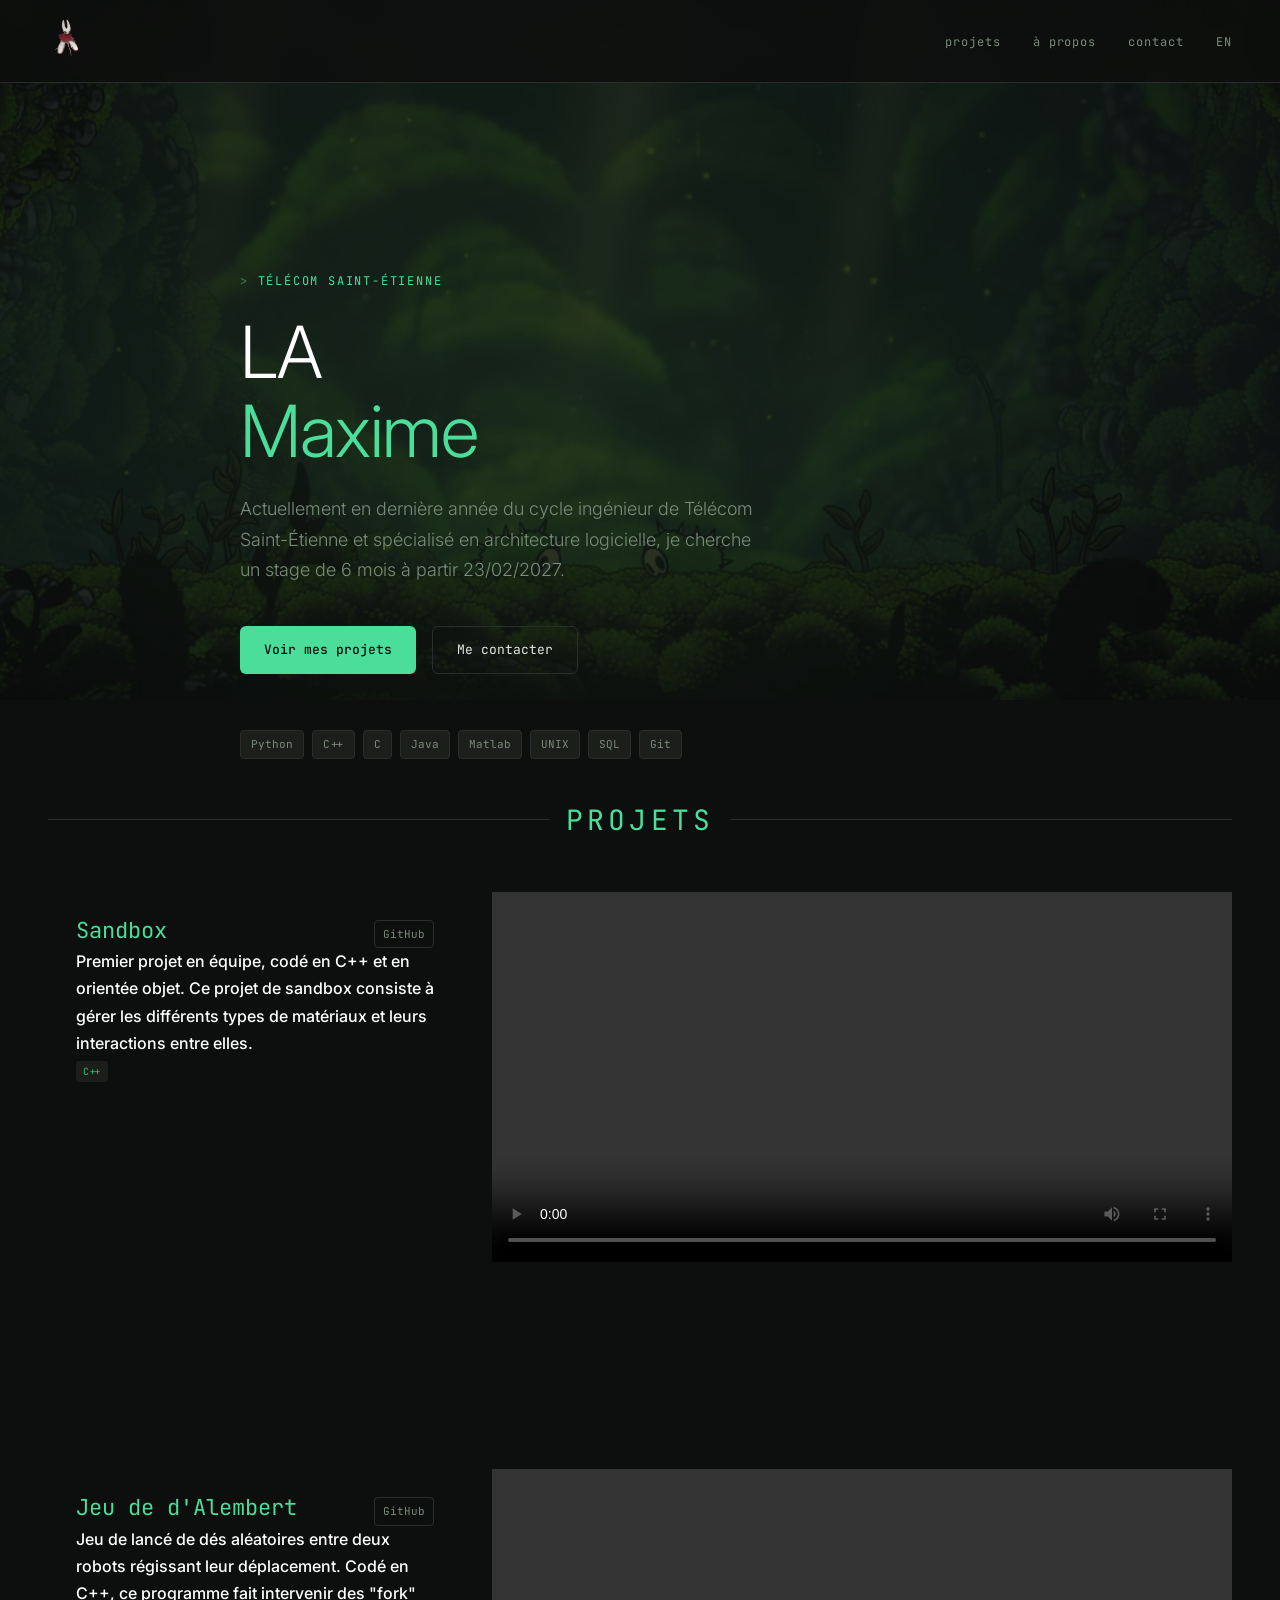
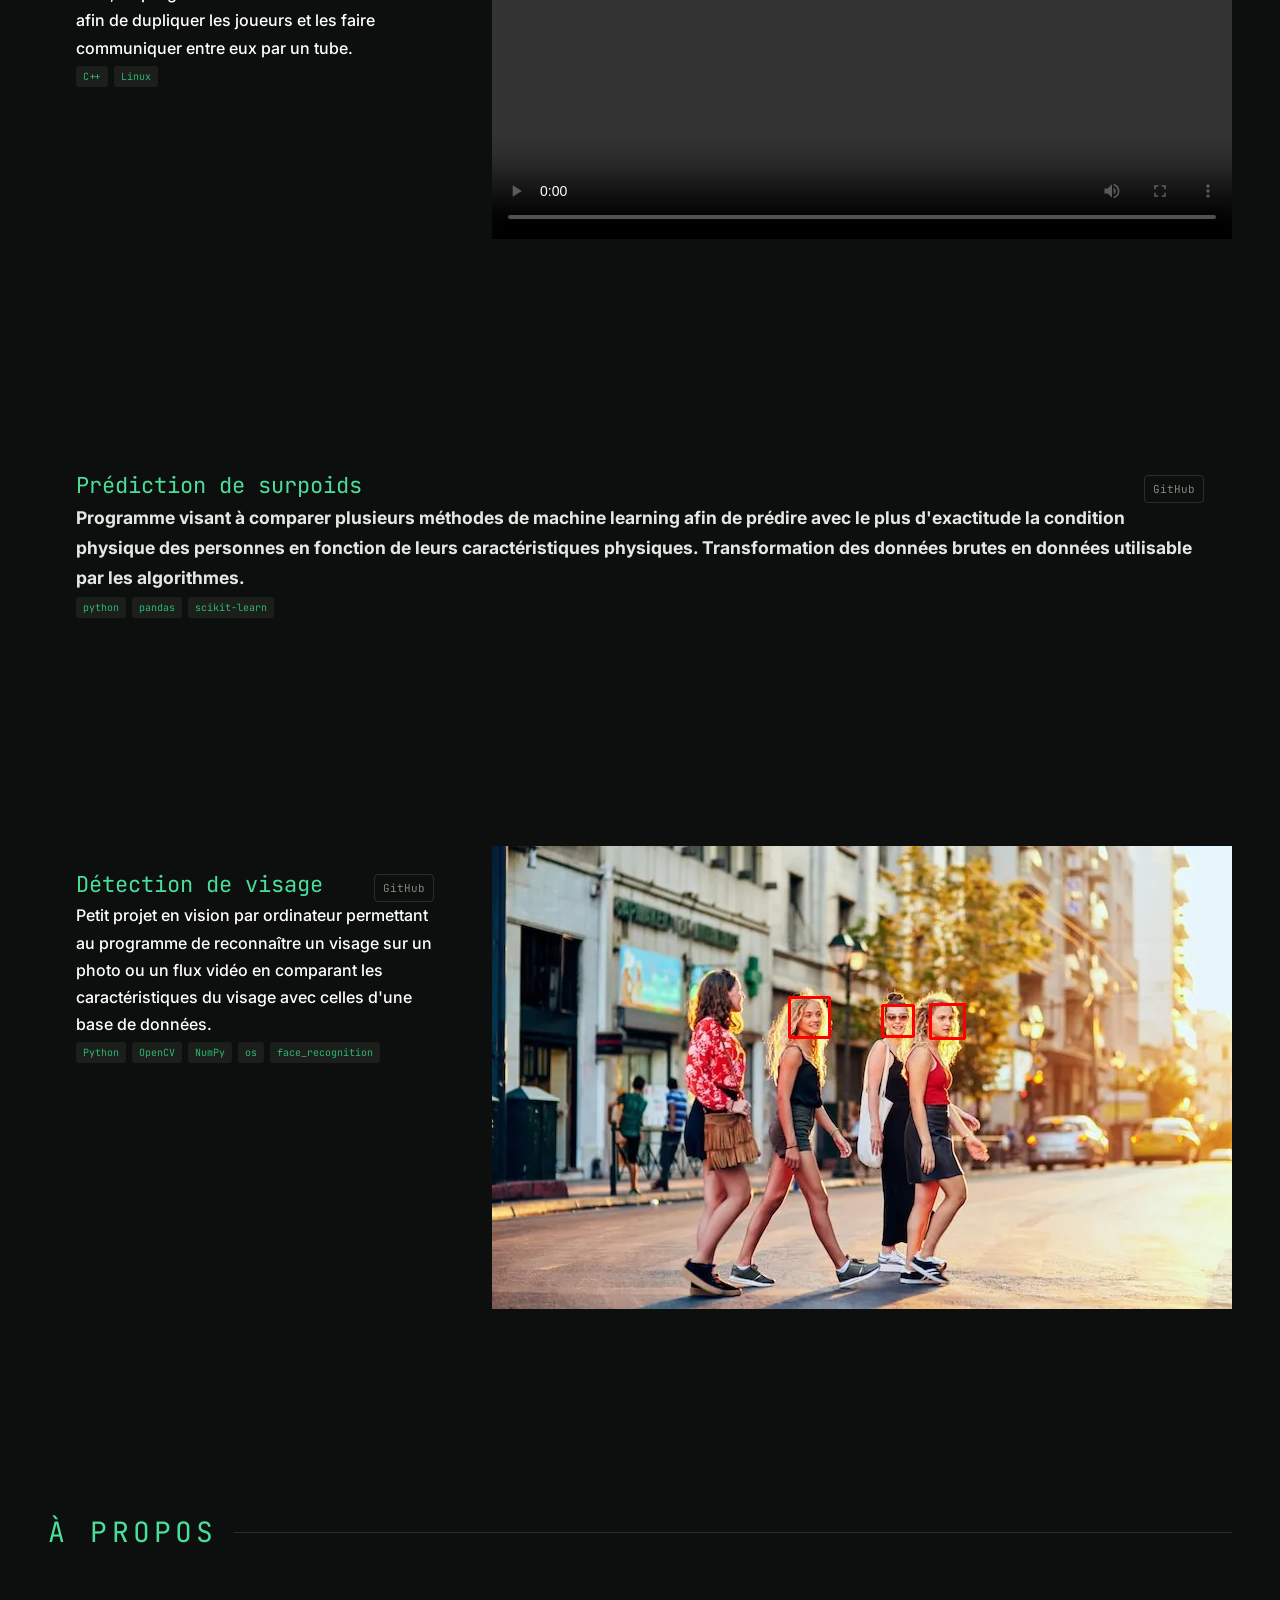
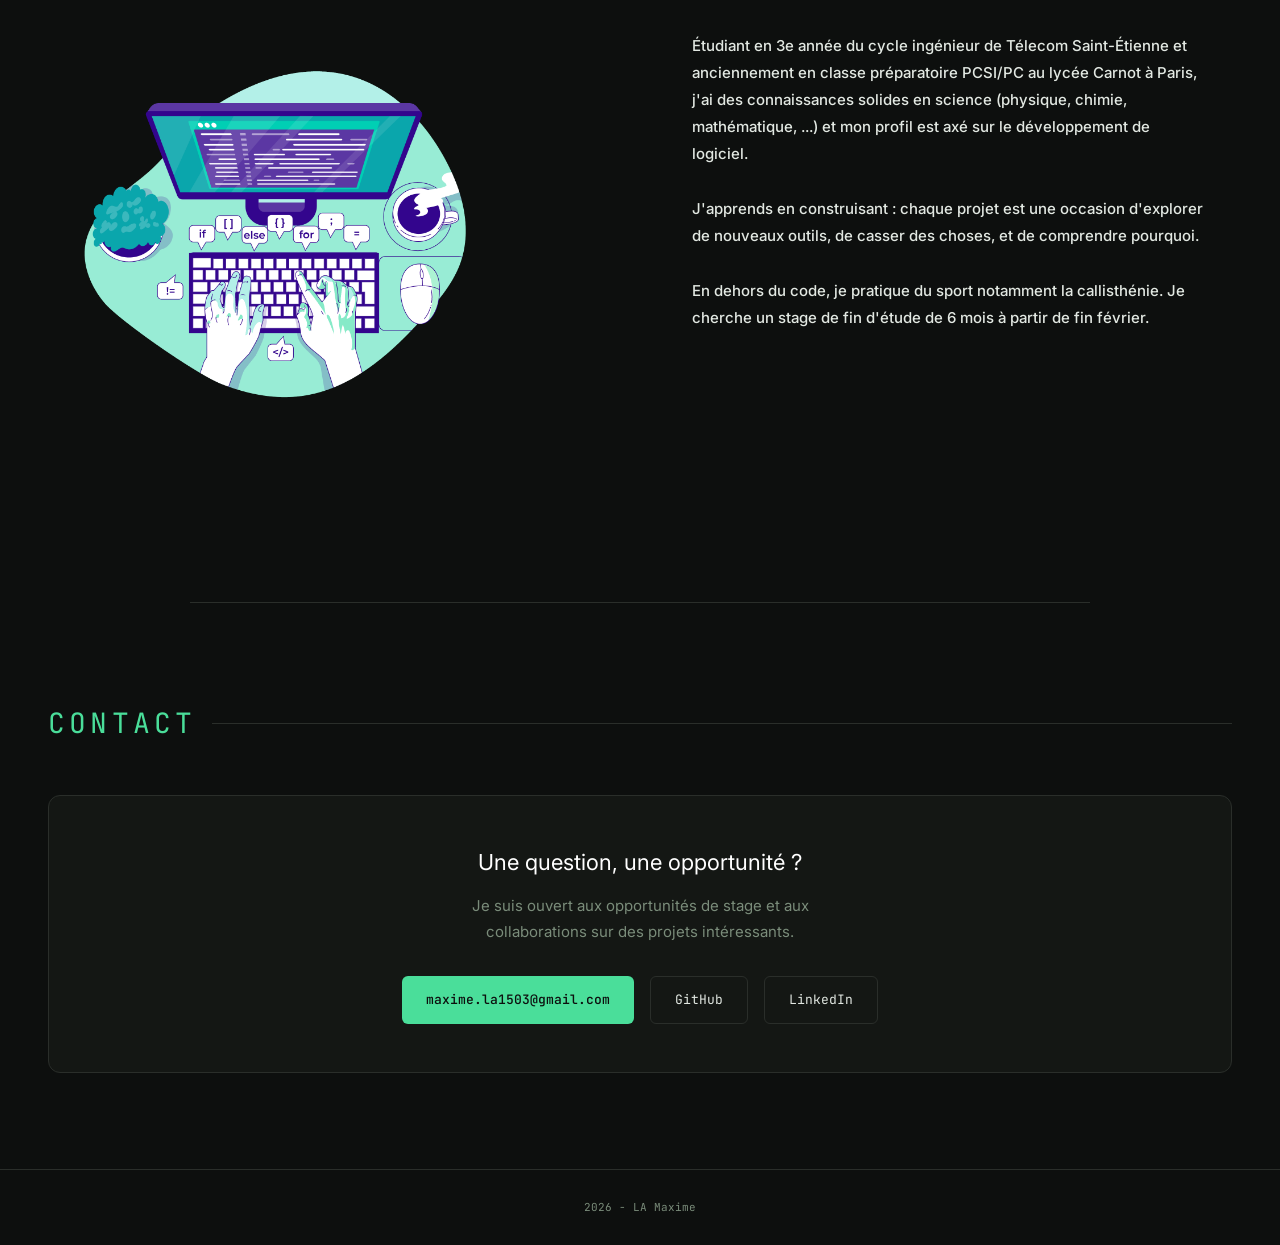
<file: index.html>
<!DOCTYPE html>
<html lang="fr">
<head>
  <meta charset="UTF-8">
  <meta name="viewport" content="width=device-width, initial-scale=1.0">
  <title>La Maxime — Etudiant ingénieur en architecture logicielle</title>
  <link rel="icon" type="image/x-icon" href="img/HK_logo.ico">
  <link rel="preconnect" href="https://fonts.googleapis.com">
  <link href="https://fonts.googleapis.com/css2?family=Inter:wght@300;400;500&family=JetBrains+Mono:wght@400;500&display=swap" rel="stylesheet">
  <link rel="stylesheet" href="styles/styles.css">
</head>
<body>

  <nav>
        <span class="nav-logo"><img src="img/shaw.png" alt ="logo"></span>
        <ul class="nav-links">
      <li><a href="#projets">projets</a></li>
      <li><a href="#apropos">à propos</a></li>
      <li><a href="#contact">contact</a></li>
      <li><a href="ePortfolioEN.html">EN</a></li>
    </ul>
  </nav>

  <main>
    <div class="slider"> 
        <img src="img/slider.png" alt="background">
        <div class="hero">
        <div class="hero-inner">
            <p class="hero-eyebrow">télécom saint-étienne</p>
            <h1>LA<br><span>Maxime</span></h1>
            <p class="hero-sub">
                Actuellement en dernière année du cycle ingénieur de Télécom Saint-Étienne et spécialisé en architecture logicielle,
                je cherche un stage de 6 mois à partir 23/02/2027.
            </p>
            <div class="hero-actions">
            <a href="#projets" class="btn btn-primary">Voir mes projets</a>
            <a href="#contact" class="btn btn-secondary">Me contacter</a>
            </div>
            <div class="hero-stack">
            <div class="tags">
                <span class="tag">Python</span>
                <span class="tag">C++</span>
                <span class="tag">C</span>
                <span class="tag">Java</span>
                <span class="tag">Matlab</span>
                <span class="tag">UNIX</span>
                <span class="tag">SQL</span>
                <span class="tag">Git</span>
            </div>
            </div>
        </div>
        </div>
    </div>

    <section id="projets">
      <div class="section-header">
        <div class="section-line"></div>
        <span class="section-label">projets</span>
        <div class="section-line"></div>
      </div>
      <div class="projects-grid">

        <div class="project-card">
            <div class="project-card-content">
              <div class="project-top">
                <span class="project-icon">Sandbox</span>
                <div class="project-links">
                  <a href="https://github.com/petitcaillou15/Sandbox" target="_blank">GitHub</a>
                </div>
              </div>
              <h3>Premier projet en équipe, codé en C++ et en orientée objet. Ce projet de sandbox consiste à gérer les différents types de matériaux et leurs interactions entre elles.</h3>
              <div class="project-tech">
                  <span>C++</span>
              </div>
            </div>
        </div>
          
        <div class="poject-card">
            <video controls width=100%>
                <source src="video/sandbox.mp4" type="video/mp4"/>
            </video>
        </div>

        <div class="project-card">
            <div class="project-card-content">
              <div class="project-top">
                <span class="project-icon">Jeu de d'Alembert</span>
                <div class="project-links">
                  <a href="https://github.com/petitcaillou15/Jeu-de-d-Alembert-" target="_blank">GitHub</a>
                </div>
              </div>
              <h3>Jeu de lancé de dés aléatoires entre deux robots régissant leur déplacement. Codé en C++, ce programme fait intervenir des "fork" afin de dupliquer les joueurs et les faire communiquer entre eux par un tube.</h3>
              <div class="project-tech">
                  <span>C++</span><span>Linux</span>
              </div>
            </div>
        </div>

        <div class="poject-card">
            <video controls width=100%>
                <source src="video/dalembert.mp4" type="video/mp4"/>
            </video>
        </div>

        <div class="project-card-no-image">
            <div class="project-card-content">
              <div class="project-top">
                <span class="project-icon">Prédiction de surpoids</span>
                <div class="project-links">
                  <a href="https://github.com/petitcaillou15/Detection-de-personne-en-sur-poids" target="_blank">GitHub</a>
                </div>
              </div>
              <h3>Programme visant à comparer plusieurs méthodes de machine learning afin de prédire avec le plus d'exactitude la condition physique des personnes en fonction de leurs caractéristiques physiques. Transformation des données brutes en données utilisable par les algorithmes.</h3>
              <div class="project-tech">
                  <span>python</span><span>pandas</span><span>scikit-learn</span>
              </div>
            </div>
        </div>

        <div class="project-card">
            <div class="project-card-content">
              <div class="project-top">
                <span class="project-icon">Détection de visage</span>
                <div class="project-links">
                  <a href="https://github.com/petitcaillou15/Detection-de-visage" target="_blank">GitHub</a>
                </div>
              </div>
              <h3>Petit projet en vision par ordinateur permettant au programme de reconnaître un visage sur un photo ou un flux vidéo en comparant les caractéristiques du visage avec celles d'une base de données.</h3>
              <div class="project-tech">
                  <span>Python</span><span>OpenCV</span><span>NumPy</span><span>os</span><span>face_recognition</span>
              </div>
            </div>
        </div>

        <div class="poject-card">
          <img src="img/detect_visage.png" alt="visage">
        </div>

      </div>
    </section>

    <section id="apropos">
      <div class="section-header">
        <span class="section-label">à propos</span>
        <div class="section-line"></div>
      </div>
      <div class="about-grid">
        <div class="about-img">
          <img src="img/img_a_propos.png" alt="anbout_img">
        </div>
        <div class="about-text">
          <p>
            <strong>Étudiant en 3e année du cycle ingénieur de Télecom Saint-Étienne 
              et anciennement en classe préparatoire PCSI/PC au lycée Carnot à Paris, 
              j'ai des connaissances solides en science (physique, chimie, mathématique, ...) 
              et mon profil est axé sur le développement de logiciel.</strong>
          </p>
          <p>
            <strong>J'apprends en construisant : chaque projet est une occasion d'explorer
            de nouveaux outils, de casser des choses, et de comprendre pourquoi.</strong>
          </p>
          <p>
            <strong>En dehors du code, je pratique du sport notamment la callisthénie. Je cherche un stage de fin d'étude de 6 mois
            à partir de fin février.</strong>
          </p>
        </div>
        
        <div class="img_a_propos">




        </div>
      </div>
    </section>

    <div class="divider"></div>

    <section id="contact">
      <div class="section-header">
        <span class="section-label">contact</span>
        <div class="section-line"></div>
      </div>
      <div class="contact-inner">
        <h3 style="font-size:22px;font-weight:400;color:#fff">Une question, une opportunité ?</h3>
        <p>Je suis ouvert aux opportunités de stage et aux collaborations sur des projets intéressants.</p>
        <div class="contact-links">
          <a href="mailto:maxime.la1503@gmail.com" class="btn btn-primary">maxime.la1503@gmail.com</a>
          <a href="https://github.com/petitcaillou15" target="_blank" class="btn btn-secondary">GitHub</a>
          <a href="https://www.linkedin.com/in/maxime-la-5ab038327/" target="_blank" class="btn btn-secondary">LinkedIn</a>
        </div>
      </div>
    </section>
  </main>

  <footer>
    <span>2026 - LA Maxime</span>
  </footer>

</body>
</html>
</file>
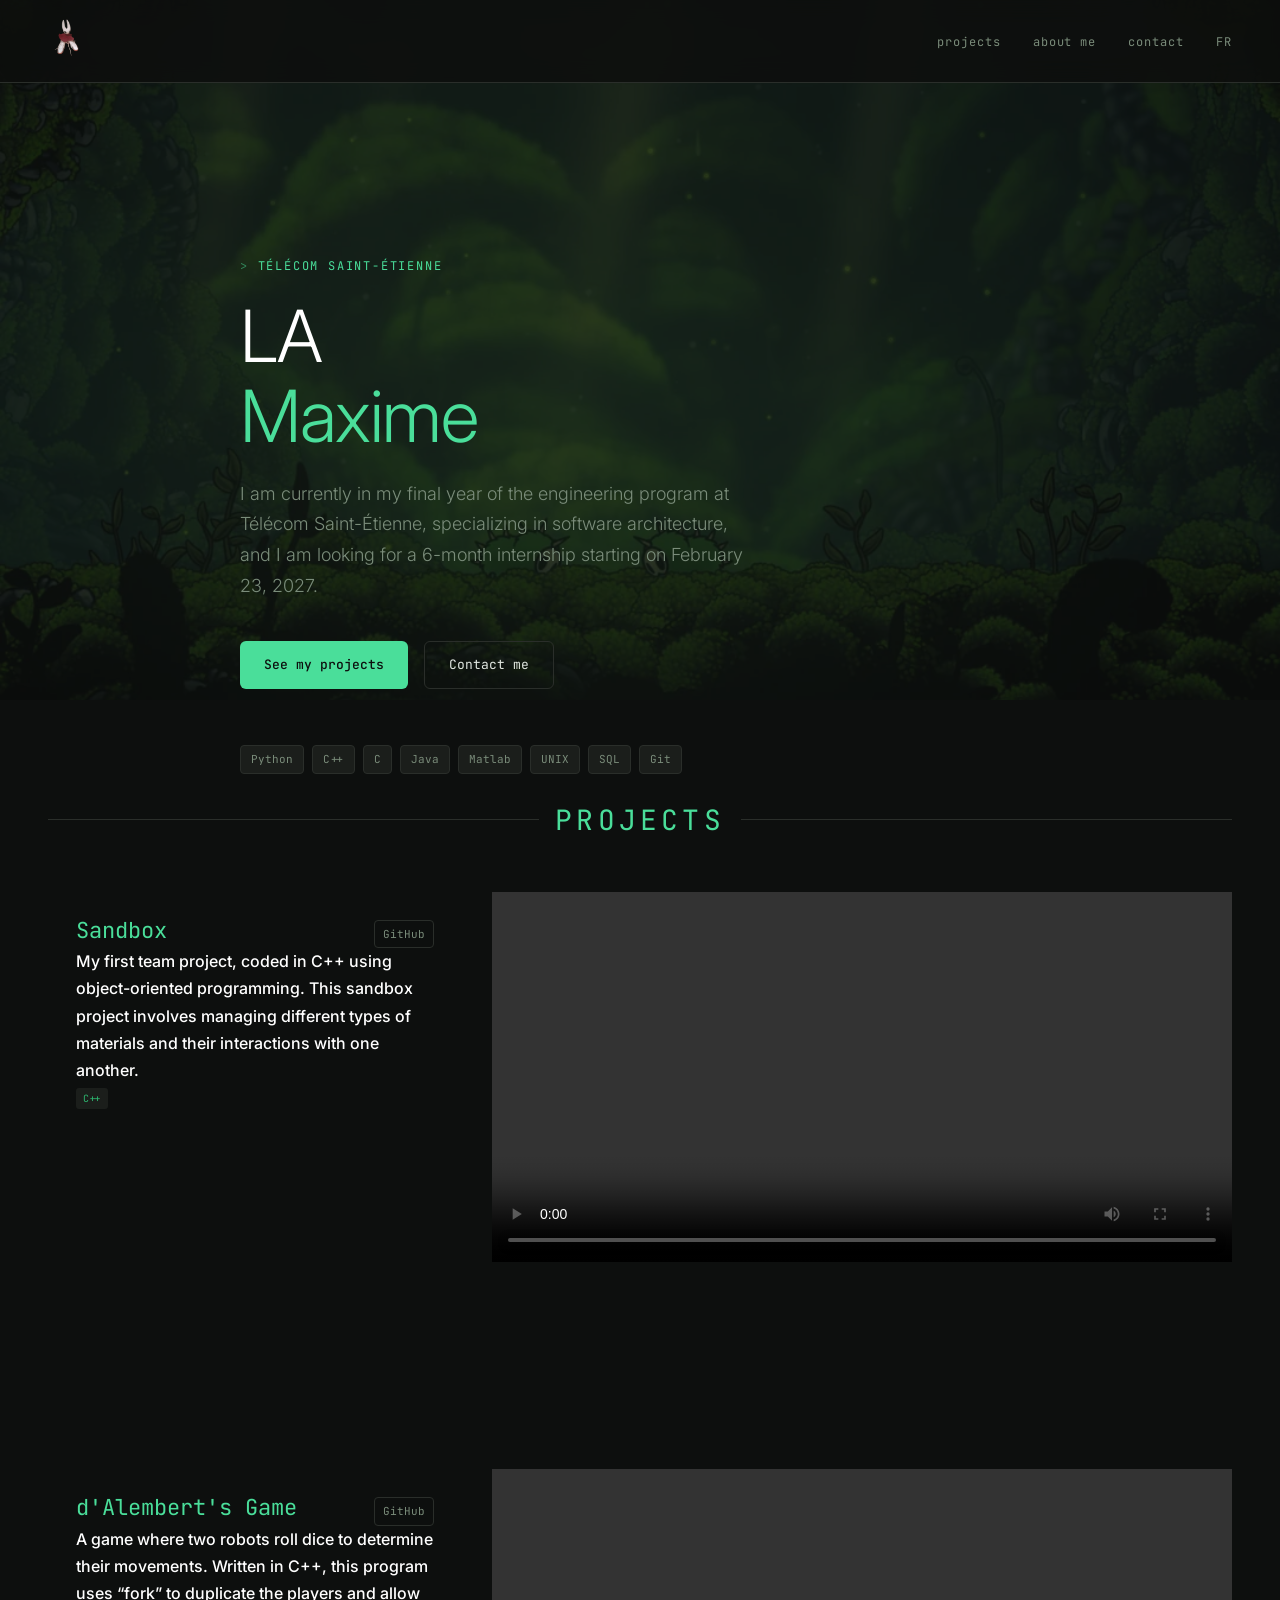
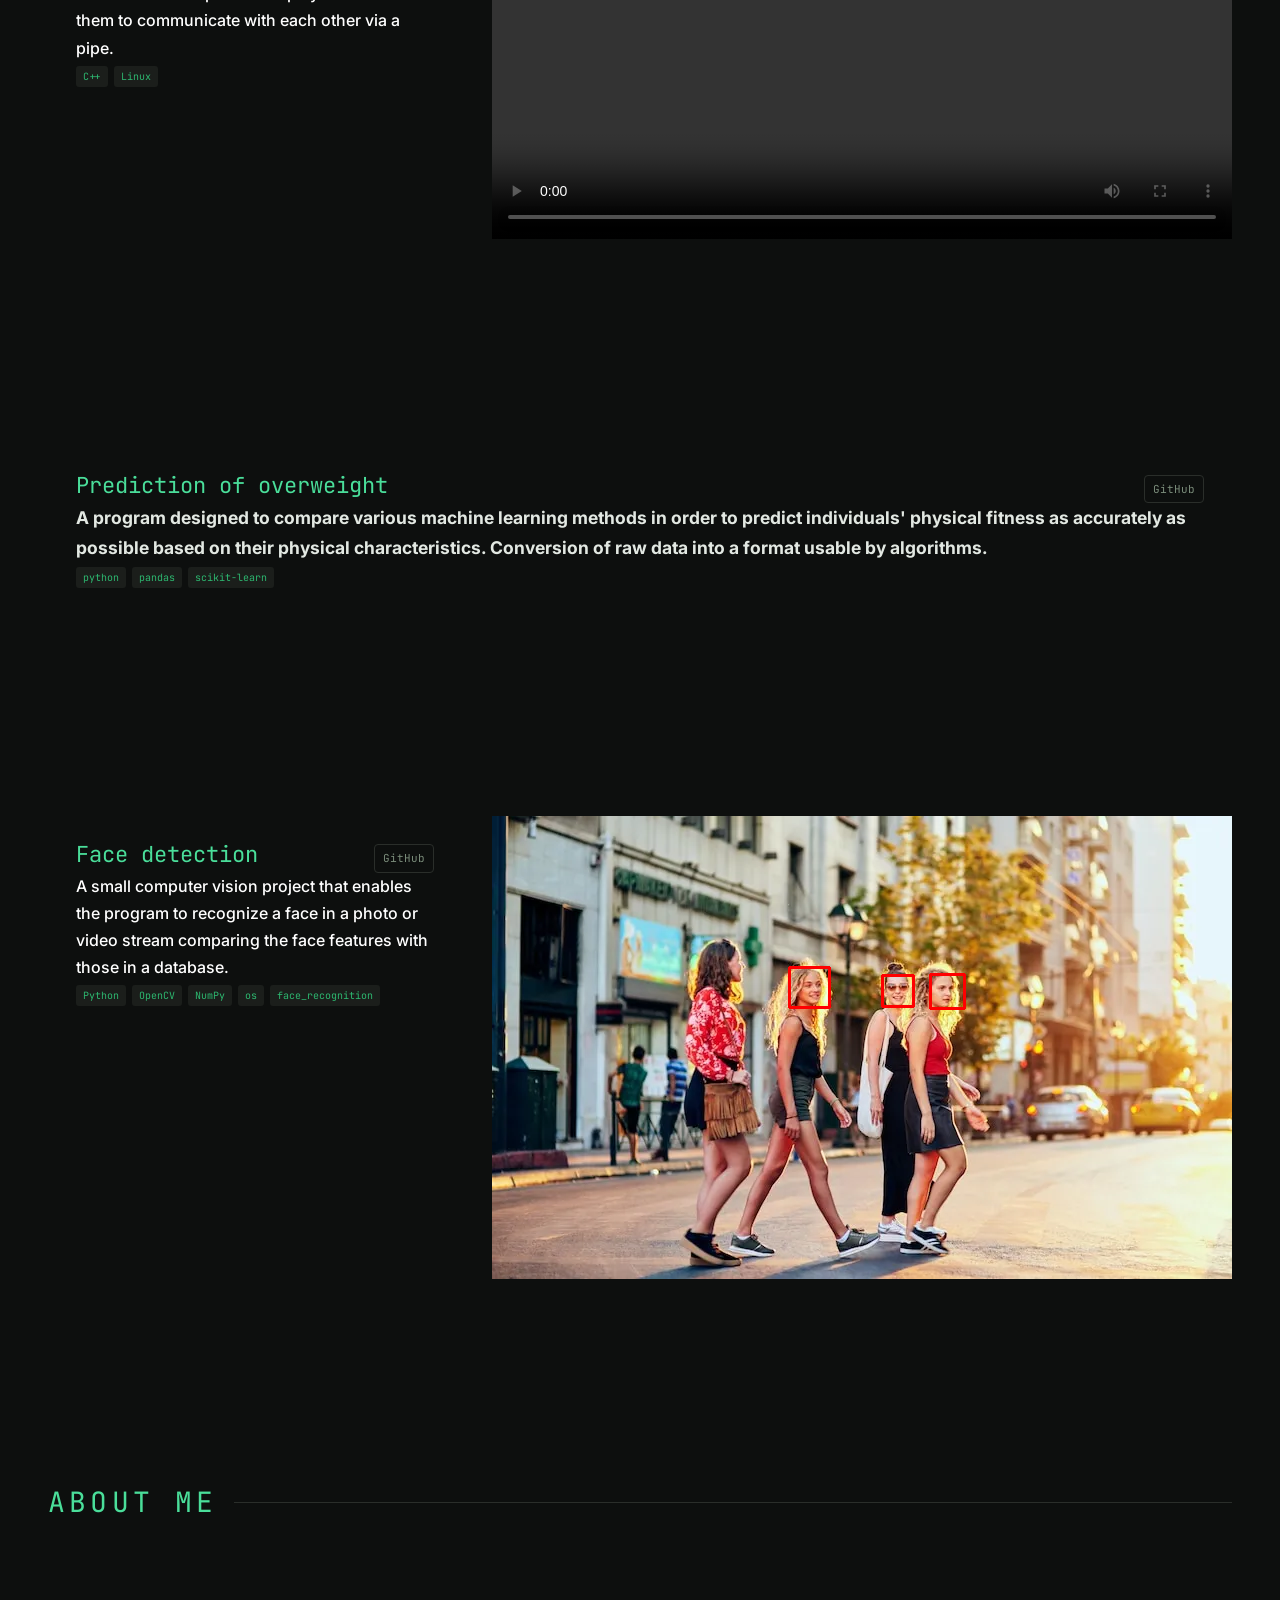
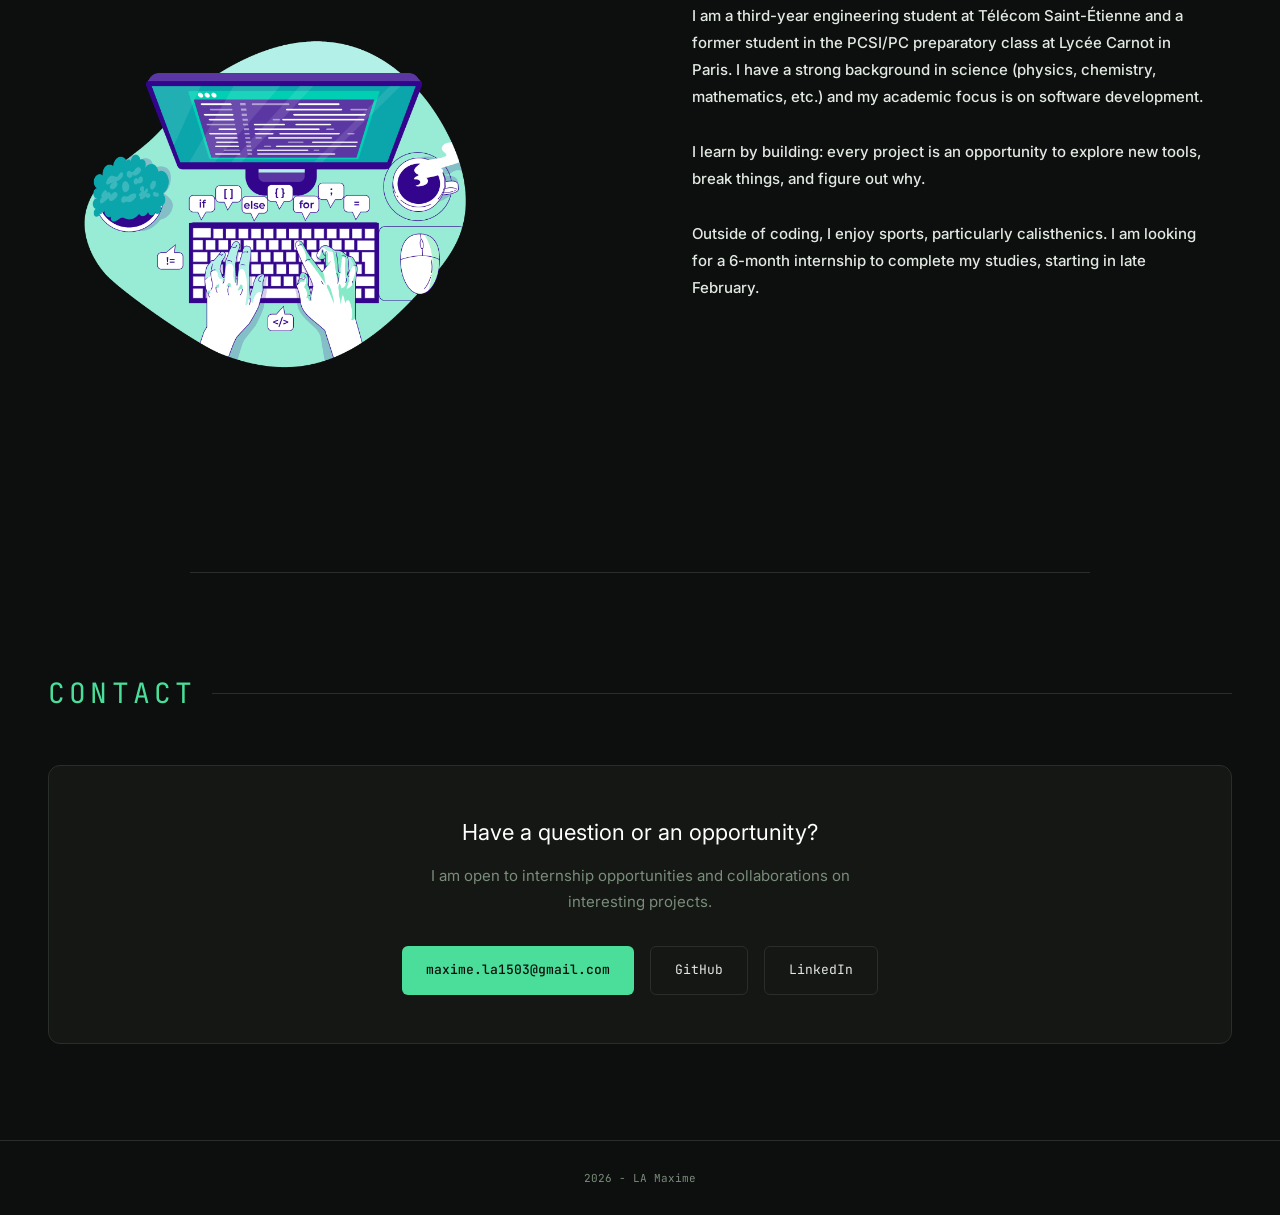
<file: ePortfolioEN.html>
<!DOCTYPE html>
<html lang="en">
<head>
  <meta charset="UTF-8">
  <meta name="viewport" content="width=device-width, initial-scale=1.0">
  <title>La Maxime — Etudiant ingénieur en architecture logicielle</title>
  <link rel="icon" type="image/x-icon" href="img/HK_logo.ico">
  <link rel="preconnect" href="https://fonts.googleapis.com">
  <link href="https://fonts.googleapis.com/css2?family=Inter:wght@300;400;500&family=JetBrains+Mono:wght@400;500&display=swap" rel="stylesheet">
  <link rel="stylesheet" href="styles/styles.css">
</head>
<body>

  <nav>
        <span class="nav-logo"><img src="img/shaw.png" alt ="logo"></span>
        <ul class="nav-links">
      <li><a href="#projets">projects</a></li>
      <li><a href="#apropos">about me</a></li>
      <li><a href="#contact">contact</a></li>
      <li><a href="index.html">FR</a></li>
    </ul>
  </nav>

  <main>
    <div class="slider"> 
        <img src="img/slider.png" alt="background">
        <div class="hero">
        <div class="hero-inner">
            <p class="hero-eyebrow">télécom saint-étienne</p>
            <h1>LA<br><span>Maxime</span></h1>
            <p class="hero-sub">
                I am currently in my final year of the engineering program at Télécom Saint-Étienne, specializing in software architecture,
                and I am looking for a 6-month internship starting on February 23, 2027.
            </p>
            <div class="hero-actions">
            <a href="#projets" class="btn btn-primary">See my projects</a>
            <a href="#contact" class="btn btn-secondary">Contact me</a>
            </div>
            <div class="hero-stack">
            <div class="tags">
                <span class="tag">Python</span>
                <span class="tag">C++</span>
                <span class="tag">C</span>
                <span class="tag">Java</span>
                <span class="tag">Matlab</span>
                <span class="tag">UNIX</span>
                <span class="tag">SQL</span>
                <span class="tag">Git</span>
            </div>
            </div>
        </div>
        </div>
    </div>

    <section id="projets">
      <div class="section-header">
        <div class="section-line"></div>
        <span class="section-label">projects</span>
        <div class="section-line"></div>
      </div>
      <div class="projects-grid">

        <div class="project-card">
            <div class="project-card-content">
              <div class="project-top">
                <span class="project-icon">Sandbox</span>
                <div class="project-links">
                  <a href="https://github.com/petitcaillou15/Sandbox" target="_blank">GitHub</a>
                </div>
              </div>
              <h3>My first team project, coded in C++ using object-oriented programming. This sandbox project involves managing different types of materials and their interactions with one another.</h3>
              <div class="project-tech">
                  <span>C++</span>
              </div>
            </div>
        </div>
          
        <div class="poject-card">
            <video controls width=100%>
                <source src="video/sandbox.mp4" type="video/mp4"/>
            </video>
        </div>

        <div class="project-card">
            <div class="project-card-content">
              <div class="project-top">
                <span class="project-icon">d'Alembert's Game</span>
                <div class="project-links">
                  <a href="https://github.com/petitcaillou15/Jeu-de-d-Alembert-" target="_blank">GitHub</a>
                </div>
              </div>
              <h3>A game where two robots roll dice to determine their movements. Written in C++, this program uses “fork” to duplicate the players and allow them to communicate with each other via a pipe.</h3>
              <div class="project-tech">
                  <span>C++</span><span>Linux</span>
              </div>
            </div>
        </div>

        <div class="poject-card">
            <video controls width=100%>
                <source src="video/dalembert.mp4" type="video/mp4"/>
            </video>
        </div>

        <div class="project-card-no-image">
            <div class="project-card-content">
              <div class="project-top">
                <span class="project-icon">Prediction of overweight</span>
                <div class="project-links">
                  <a href="https://github.com/petitcaillou15/Detection-de-personne-en-sur-poids" target="_blank">GitHub</a>
                </div>
              </div>
              <h3>A program designed to compare various machine learning methods in order to predict individuals' physical fitness as accurately as possible based on their physical characteristics. Conversion of raw data into a format usable by algorithms.</h3>
              <div class="project-tech">
                  <span>python</span><span>pandas</span><span>scikit-learn</span>
              </div>
            </div>
        </div>

        <div class="project-card">
            <div class="project-card-content">
              <div class="project-top">
                <span class="project-icon">Face detection</span>
                <div class="project-links">
                  <a href="https://github.com/petitcaillou15/Detection-de-visage" target="_blank">GitHub</a>
                </div>
              </div>
              <h3>A small computer vision project that enables the program to recognize a face in a photo or video stream comparing the face features with those in a database.</h3>
              <div class="project-tech">
                  <span>Python</span><span>OpenCV</span><span>NumPy</span><span>os</span><span>face_recognition</span>
              </div>
            </div>
        </div>

        <div class="poject-card">
          <img src="img/detect_visage.png" alt="visage">
        </div>

      </div>
    </section>

    <section id="apropos">
      <div class="section-header">
        <span class="section-label">about me</span>
        <div class="section-line"></div>
      </div>
      <div class="about-grid">
        <div class="about-img">
          <img src="img/img_a_propos.png" alt="anbout_img">
        </div>
        <div class="about-text">
          <p>
            <strong>I am a third-year engineering student at Télécom Saint-Étienne 
                and a former student in the PCSI/PC preparatory class at Lycée Carnot in Paris. 
                I have a strong background in science (physics, chemistry, mathematics, etc.) 
                and my academic focus is on software development.</strong>
          </p>
          <p>
            <strong>I learn by building: every project is an opportunity to explore new tools, break things, and figure out why.</strong>
          </p>
          <p>
            <strong>Outside of coding, I enjoy sports, particularly calisthenics. I am looking for a 6-month internship to complete my studies, starting in late February.</strong>
          </p>
        </div>
        
        <div class="img_a_propos">




        </div>
      </div>
    </section>

    <div class="divider"></div>

    <section id="contact">
      <div class="section-header">
        <span class="section-label">contact</span>
        <div class="section-line"></div>
      </div>
      <div class="contact-inner">
        <h3 style="font-size:22px;font-weight:400;color:#fff">Have a question or an opportunity?</h3>
        <p>I am open to internship opportunities and collaborations on interesting projects.</p>
        <div class="contact-links">
          <a href="mailto:maxime.la1503@gmail.com" class="btn btn-primary">maxime.la1503@gmail.com</a>
          <a href="https://github.com/petitcaillou15" target="_blank" class="btn btn-secondary">GitHub</a>
          <a href="https://www.linkedin.com/in/maxime-la-5ab038327/" target="_blank" class="btn btn-secondary">LinkedIn</a>
        </div>
      </div>
    </section>
  </main>

  <footer>
    <span>2026 - LA Maxime</span>
  </footer>

</body>
</html>
</file>
<file: styles/styles.css>
*,
*::before,
*::after {
    box-sizing: border-box;
    margin: 0;
    padding: 0;
}

:root {
    --bg: #0d0f0e;
    --bg2: #141714;
    --bg3: #1b1e1b;
    --border: #2a2e2a;
    --accent: #4ade9a;
    --accent2: #2db870;
    --text: #e2e8e2;
    --muted: #7a8c7a;
    --mono: 'JetBrains Mono', monospace;
    --sans: 'Inter', sans-serif;
}

html {
    scroll-behavior: smooth;
}

body {
    background: var(--bg);
    color: var(--text);
    font-family: var(--sans);
    font-size: 15px;
    line-height: 1.7;
    -webkit-font-smoothing: antialiased;
}

a {
    color: var(--accent);
    text-decoration: none;
}

a:hover {
    text-decoration: underline;
}

nav {
    position: fixed;
    top: 0;
    left: 0;
    right: 0;
    z-index: 100;
    display: flex;
    justify-content: space-between;
    align-items: center;
    padding: 18px 48px;
    background: rgba(13, 15, 14, 0.85);
    backdrop-filter: blur(12px);
    border-bottom: 1px solid var(--border);
}

.nav-logo img {
    width: 15%;
    height: auto;
}

.nav-links {
    display: flex;
    gap: 32px;
    list-style: none;
}

.nav-links a {
    font-family: var(--mono);
    font-size: 12px;
    color: var(--muted);
    letter-spacing: 0.08em;
    transition: color .2s;
}

.nav-links a:hover {
    color: var(--accent);
    text-decoration: none;
}

.slider{
    width: 100%;
    height: 700px;
}

.slider img{
    width: 100%;
    height: 700px;
    object-fit: cover;
    opacity: 20%;
    position: relative;
}

.hero {
    min-height: 100vh;
    display: flex;
    align-items: center;
    padding: 120px 48px 80px;
    max-width: 900px;
    margin: 0 auto;
    position: absolute;
    top: 5%;
    left: 15%;
}

.hero-inner {
    width: 100%;
}

.hero-eyebrow {
    font-family: var(--mono);
    font-size: 12px;
    color: var(--accent);
    letter-spacing: 0.15em;
    text-transform: uppercase;
    margin-bottom: 20px;
}

.hero-eyebrow::before {
    content: '> ';
    opacity: .5;
}

.hero h1 {
    font-size: clamp(40px, 7vw, 72px);
    font-weight: 300;
    line-height: 1.1;
    letter-spacing: -0.02em;
    color: #fff;
    margin-bottom: 8px;
}

.hero h1 span {
    color: var(--accent);
}

.cursor {
    display: inline-block;
    width: 3px;
    height: 0.85em;
    background: var(--accent);
    margin-left: 4px;
    vertical-align: middle;
    animation: blink 1s step-end infinite;
}

@keyframes blink {

    0%,
    100% {
        opacity: 1
    }

    50% {
        opacity: 0
    }
}

.hero-sub {
    font-size: 18px;
    color: var(--muted);
    font-weight: 300;
    margin: 24px 0 40px;
    max-width: 520px;
}

.hero-sub strong {
    color: var(--text);
    font-weight: 400;
}

.hero-actions {
    display: flex;
    gap: 16px;
    flex-wrap: wrap;
}

.btn {
    display: inline-flex;
    align-items: center;
    gap: 8px;
    padding: 12px 24px;
    font-family: var(--mono);
    font-size: 13px;
    border-radius: 6px;
    transition: all .2s;
    cursor: pointer;
    border: none;
}

.btn-primary {
    background: var(--accent);
    color: var(--bg);
    font-weight: 500;
}

.btn-primary:hover {
    background: var(--accent2);
    text-decoration: none;
    color: var(--bg);
}

.btn-secondary {
    background: transparent;
    color: var(--text);
    border: 1px solid var(--border);
}

.btn-secondary:hover {
    border-color: var(--accent);
    color: var(--accent);
    text-decoration: none;
}

.hero-stack {
    margin-top: 56px;
    display: flex;
    align-items: center;
    gap: 20px;
    flex-wrap: wrap;
}

.stack-label {
    font-family: var(--mono);
    font-size: 11px;
    color: var(--muted);
    letter-spacing: 0.1em;
}

.tags {
    display: flex;
    gap: 8px;
    flex-wrap: wrap;
}

.tag {
    font-family: var(--mono);
    font-size: 11px;
    padding: 4px 10px;
    border-radius: 4px;
    background: var(--bg3);
    color: var(--muted);
    border: 1px solid var(--border);
}


section {
    padding: 96px 48px;
    max-width: 100%;
    margin: 0 auto;
}

.section-header {
    display: flex;
    align-items: center;
    gap: 16px;
    margin-bottom: 48px;
}

.section-label {
    font-family: var(--mono);
    font-size: 28px;
    color: var(--accent);
    letter-spacing: 0.15em;
    text-transform: uppercase;
}

.section-line {
    flex: 1;
    height: 1px;
    background: var(--border);
}

h2 {
    font-size: 28px;
    font-weight: 400;
    color: #fff;
    letter-spacing: -0.01em;
    margin-right: auto;
}


.projects-grid {
    display: grid;
    grid-template-columns: 1fr 1fr;
    column-gap: 30px; 
    row-gap: 200px;
}

.project-card {
    padding: 28px;
    display: flex;
    flex-direction: column;
    gap: 12px;
}

.project-card-no-image{
    padding: 28px;
    grid-column: 1/3;
    display: flex;
    flex-direction: column;
    gap: 12px;
}

.project-card-content{
    vertical-align: middle;
}

.project-top {
    display: flex;
    justify-content: space-between;
    align-items: flex-start;
}

.project-icon {
    font-size: 22px;
    font-family: var(--mono);
    color: var(--accent);
    line-height: 1;
}

.project-links {
    display: flex;
    gap: 10px;
}

.project-links a {
    font-family: var(--mono);
    font-size: 11px;
    color: var(--muted);
    padding: 4px 8px;
    border: 1px solid var(--border);
    border-radius: 4px;
    transition: all .2s;
}

.project-links a:hover {
    color: var(--accent);
    border-color: var(--accent);
    text-decoration: none;
}

.project-card h3 {
    font-size: 16px;
    font-weight: 500;
    color: #fff;
}

.project-card p {
    font-size: 13px;
    color: var(--muted);
    line-height: 1.6;
    flex: 1;
}

.project-tech {
    display: flex;
    gap: 6px;
    flex-wrap: wrap;
    margin-top: 4px;
}

.project-tech span {
    font-family: var(--mono);
    font-size: 10px;
    padding: 2px 7px;
    background: var(--bg3);
    color: var(--accent2);
    border-radius: 3px;
}


.about-grid {
    display: grid;
    grid-template-columns: 1fr 1fr;
    gap: 48px;
}

.about-img img{
    width: 80%;
    height: auto;
    padding: 28px;
    display: flex;
    flex-direction: column;
    gap: 12px;
}

.about-text {
    color: var(--muted);
    line-height: 1.8;
    padding: 28px;
    display: flex;
    flex-direction: column;
    gap: 12px;
}

.about-text p+p {
    margin-top: 16px;
}

.about-text strong {
    color: var(--text);
    font-weight: 500;
}

.skills-groups {
    display: flex;
    flex-direction: column;
    gap: 24px;
}

.skill-group h4 {
    font-family: var(--mono);
    font-size: 11px;
    color: var(--accent);
    letter-spacing: 0.1em;
    text-transform: uppercase;
    margin-bottom: 10px;
}

.skill-pills {
    display: flex;
    flex-wrap: wrap;
    gap: 8px;
}

.skill-pill {
    font-family: var(--mono);
    font-size: 12px;
    padding: 5px 12px;
    border-radius: 5px;
    background: var(--bg3);
    border: 1px solid var(--border);
    color: var(--text);
}


.contact-inner {
    background: var(--bg2);
    border: 1px solid var(--border);
    border-radius: 12px;
    padding: 48px;
    text-align: center;
}

.contact-inner p {
    color: var(--muted);
    max-width: 420px;
    margin: 12px auto 32px;
}

.contact-links {
    display: flex;
    justify-content: center;
    gap: 16px;
    flex-wrap: wrap;
}


footer {
    border-top: 1px solid var(--border);
    padding: 28px 48px;
    text-align: center;
    font-family: var(--mono);
    font-size: 11px;
    color: var(--muted);
}


.divider {
    max-width: 900px;
    margin: 0 auto;
    height: 1px;
    background: var(--border);
}

@media (max-width: 768px) {

    nav {
        padding: 12px 24px;
        flex-wrap: wrap;
        gap: 10px;
    }

    .nav-logo img {
        width: 40px;
    }

    .nav-links {
        gap: 16px;
    }

    .slider,
    .slider img {
        height: auto;
        min-height: 100vh;
    }

    .slider img{
        object-fit: cover;
        position: relative;
    }

    .hero {
        position: static;
        padding: 100px 24px 60px;
        max-width: 100%;
        position: absolute;
        top: 5%;
        left: 15%;
        margin-left: -30px;
        margin-right: 10px;
    }

    .hero h1 {
        font-size: 36px;
    }

    .hero-sub {
        font-size: 14px;
    }

    section {
        padding: 60px 24px;
    }

    .projects-grid {
        grid-template-columns: 1fr;
        row-gap: 24px;
    }

    .project-card-no-image {
        grid-column: 1 / 2;
    }

    .poject-card {
        width: 100%;
    }

    .poject-card video,
    .poject-card img {
        width: 100%;
        height: auto;
    }

    .about-grid {
        grid-template-columns: 1fr;
    }

    .about-img img {
        width: 100%;
        padding: 0 0 16px 0;
    }

    .about-text {
        padding: 0;
    }

    .contact-inner {
        padding: 32px 20px;
    }

    .contact-links {
        flex-direction: column;
        align-items: center;
    }

    .contact-links .btn {
        width: 100%;
        justify-content: center;
        text-align: center;
    }

    footer {
        padding: 20px 24px;
    }
}

@media (prefers-reduced-motion: reduce) {

    .project-card {
        transition: none;
    }
}
</file>
